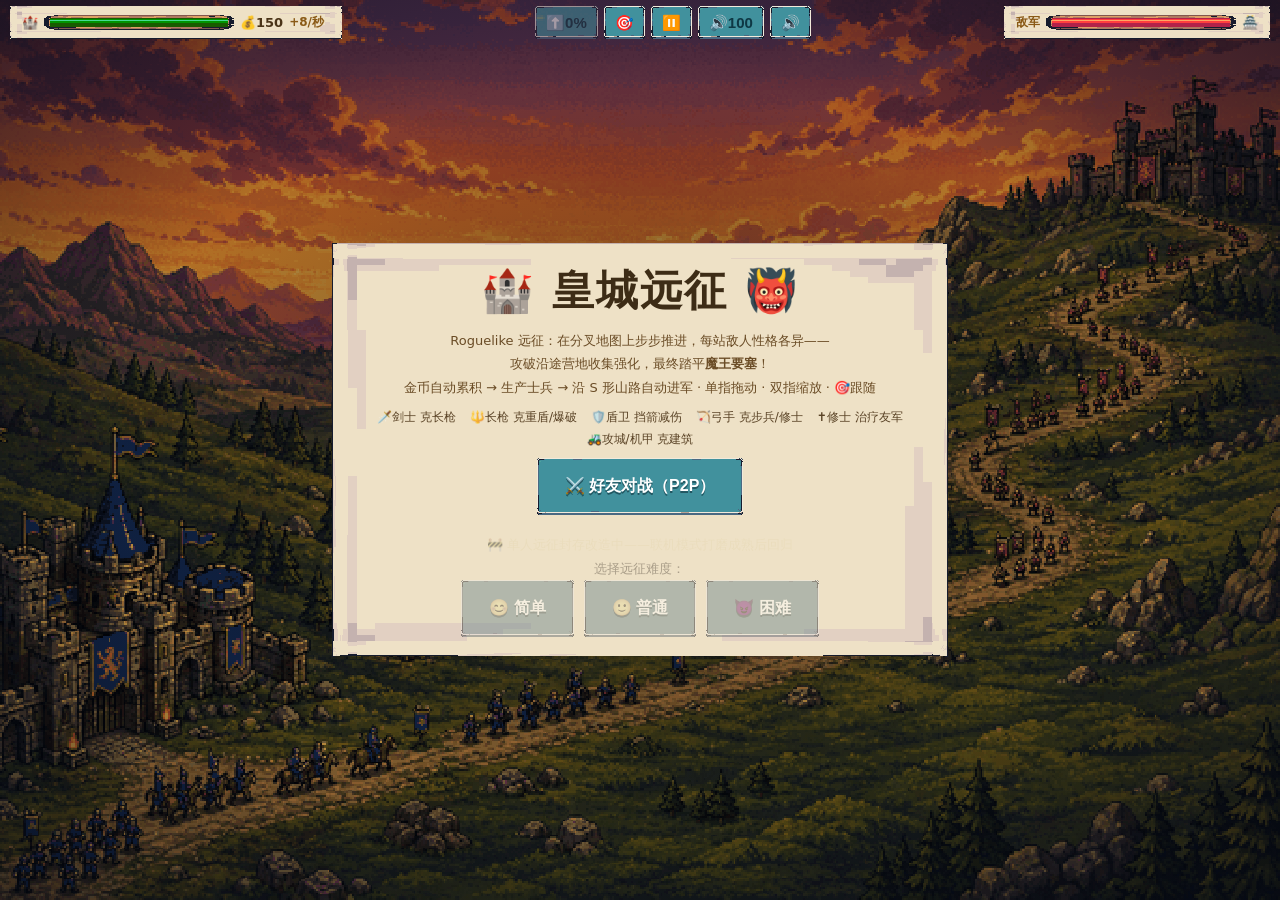
<file: index.html>
<!DOCTYPE html>
<html lang="zh">
<head>
<meta charset="utf-8">
<meta name="viewport" content="width=device-width,initial-scale=1,maximum-scale=1,user-scalable=no,viewport-fit=cover">
<title>🏰 皇城对决</title>
<link rel="stylesheet" href="css/style.css?v=20260728j">
</head>
<body>
<canvas id="cv"></canvas>

<div id="topbar">
  <div class="side"><span>🏰</span><div class="hpwrap"><div class="hpfill" id="hpL"></div></div><span id="money">💰150</span><span class="inc" id="incomeTxt">+8/秒</span><span id="wTag"></span></div>
  <div class="mid">
    <button class="iconbtn" id="btnEvolve" title="攒经验进化时代">⬆️0%</button>
    <button class="iconbtn on" id="btnFollow" title="自动跟随战线">🎯</button>
    <button class="iconbtn" id="btnPause" title="暂停">⏸️</button>
    <button class="iconbtn" id="btnVol" title="音量大小（点击后拖动调节）">🔊100</button>
    <button class="iconbtn" id="btnMute" title="静音开关">🔊</button>
    <div id="volPanel" class="hidden">
      <span id="volIcon">🔊</span>
      <input id="volRange" type="range" min="0" max="100" step="1" value="100" aria-label="音量">
      <span id="volNum">100</span>
    </div>
  </div>
  <div class="side"><span class="inc" id="foeLabel">敌军</span><span class="inc specOnly" id="foeEvo"></span><span class="specOnly" id="foeMoney"></span><div class="hpwrap red"><div class="hpfill" id="hpR"></div></div><span>🏯</span></div>
</div>

<div id="queuebar"></div>
<div id="toast"></div>
<div id="unitbar"></div>
<div id="emoteWrap" style="display:none">
  <div id="emoteFeed"></div>
  <button class="iconbtn" id="btnSpeedReq" title="游戏倍速">
    <span>⏩</span><span class="sv" id="spdVal">×1</span>
  </button>
  <button class="iconbtn specOnly" id="btnSpecFlip" title="切换视角">🔄</button>
  <button class="iconbtn specOnly" id="btnSpecExit" title="退出观战">🚪</button>
  <div id="emoteBar" class="hidden"></div>
  <button class="iconbtn" id="btnEmote" title="快速表情">😄</button>
</div>
<div id="specBadge" class="hidden">👁️ 观战中</div>

<div id="spdAsk" class="hidden">
  <span id="spdAskTxt"></span>
  <button class="obtn sm" id="btnSpdOk">✅ 同意</button>
  <button class="obtn sm" id="btnSpdNo">❌ 拒绝</button>
</div>

<div id="wsMenu" class="hidden">
  <span id="wsInfo"></span>
  <button class="obtn sm" id="btnWsUp" type="button">⬆️</button>
  <button class="obtn sm" id="btnWsRec" type="button">♻️</button>
</div>

<div class="overlay" id="menu">
  <div class="panel">
    <h1>🏰 皇城远征 👹</h1>
    <p>Roguelike 远征：在分叉地图上步步推进，每站敌人性格各异——<br>
       攻破沿途营地收集强化，最终踏平<b>魔王要塞</b>！<br>
       金币自动累积 → 生产士兵 → 沿 S 形山路自动进军 · 单指拖动 · 双指缩放 · 🎯跟随</p>
    <div class="units-tip">
      <span>🗡️剑士 克长枪</span><span>🔱长枪 克重盾/爆破</span><span>🛡️盾卫 挡箭减伤</span><span>🏹弓手 克步兵/修士</span><span>✝️修士 治疗友军</span><span>🚜攻城/机甲 克建筑</span>
    </div>
    <!-- 主菜单的指挥官选择只服务于当前封存的单人远征。
         PvP 会在双方连接后于大厅内独立选人，避免在入口页造成“已为 PvP 选定”的误解。 -->
    <div hidden>
      <p style="margin:0">选择指挥官：</p>
      <div class="diffs" id="cmdrPickMenu"></div>
    </div>
    <div class="diffs">
      <button class="obtn" id="btnPvp">⚔️ 好友对战（P2P）</button>
    </div>
    <div id="soloSec">
      <p id="soloNote" style="margin:8px 0 0">🚧 单人远征封存改造中——联机模式打磨成熟后回归</p>
      <p style="margin:0">选择远征难度：</p>
      <div class="diffs">
        <button class="obtn" data-diff="easy">😊 简单</button>
        <button class="obtn" data-diff="normal">🙂 普通</button>
        <button class="obtn" data-diff="hard">😈 困难</button>
      </div>
    </div>
  </div>
</div>

<div class="overlay hidden" id="pvpov">
  <div class="panel">
    <h1>⚔️ 好友对战</h1>
    <p id="pvpStatus"></p>
    <div id="pvpPickSec" style="display:none;flex-direction:column;align-items:center;gap:8px">
      <p style="margin:0">选择你的指挥官：</p>
      <div class="diffs" id="pvpCmdrPick"></div>
      <div class="diffs"><button class="obtn" id="btnCmdrLock">✅ 确认指挥官</button></div>
      <p id="pvpFoeCmdr" style="margin:0;font-size:13px"></p>
    </div>
    <p id="pvpLink" style="word-break:break-all;font-size:12px"></p>
    <div id="diagBox">
      <div id="diagList"></div>
      <p id="diagHint"></p>
    </div>
    <div class="diffs">
      <button class="obtn" id="btnPvpCopy">📋 复制邀请链接</button>
      <button class="obtn" id="btnPvpWatch">👁️ 复制观战链接</button>
      <button class="obtn" id="btnPvpStart" style="display:none">⚔️ 开始对战</button>
      <button class="obtn" id="btnPvpCancel">↩️ 返回</button>
    </div>
    <p style="font-size:12px">把链接发给好友，对方打开即自动进房。P2P 直连，双方各据一端；<br>少数网络（公司网/部分手机热点）可能打洞失败，换个网络即可。<br>🛈 对局过程数据将用于平衡性分析。</p>
  </div>
</div>

<div class="overlay hidden" id="mapov">
  <div class="panel">
    <h1>🗺️ 远征地图</h1>
    <p id="mapInfo"></p>
    <div id="mapNodes"></div>
  </div>
</div>

<div class="overlay hidden" id="rewardov">
  <div class="panel">
    <h1 id="rewardTitle">🎁 战利品</h1>
    <div id="perkCards" class="diffs"></div>
  </div>
</div>

<div class="overlay hidden" id="runover">
  <div class="panel">
    <img id="runArt" class="endart hidden" alt="" draggable="false">
    <h1 id="runTitle"></h1>
    <p id="runDesc"></p>
    <div class="diffs">
      <button class="obtn" id="btnRunAgain">🔁 再次远征</button>
      <button class="obtn" id="btnRunMenu">🎚️ 主菜单</button>
    </div>
  </div>
</div>

<div class="overlay hidden" id="gameover">
  <div class="panel">
    <img id="goArt" class="endart hidden" alt="" draggable="false">
    <div id="goTitle"></div>
    <div class="diffs">
      <button class="obtn" id="btnAgain">🔁 再来一局</button>
      <button class="obtn" id="btnMenu">🎚️ 主菜单</button>
    </div>
  </div>
</div>

<div class="overlay hidden" id="pauseov">
  <div class="panel">
    <h1>⏸️ 已暂停</h1>
    <div class="diffs"><button class="obtn" id="btnResume">▶️ 继续</button></div>
  </div>
</div>

<!-- ?v= 缓存串：GitHub Pages 给 JS 的缓存是 10 分钟，不加它会出现
     "HTML 已更新、JS 还是旧的"这种最难查的混版状态。
     改动线材协议时（UNITS 顺序 / COMMANDERS 键 / 快照字段）连同 net.js 的 appId
     与 telemetry.js 的 TELE_VER 一起升，三者保持同步。 -->
<script src="js/core.js?v=20260729a"></script>
<script src="js/data.js?v=20260729a"></script>
<script src="js/world.js?v=20260729a"></script>
<script src="js/camera.js?v=20260729a"></script>
<script src="js/audio_assets.js?v=20260729a"></script>
<script src="js/game.js?v=20260729a"></script>
<script src="js/render.js?v=20260729a"></script>
<script src="js/ui.js?v=20260729a"></script>
<script src="js/net.js?v=20260729a"></script>
<script src="js/netdiag.js?v=20260729a"></script>
<script src="js/telemetry.js?v=20260729a"></script>
<script src="js/main.js?v=20260729a"></script>
</body>
</html>
</file>
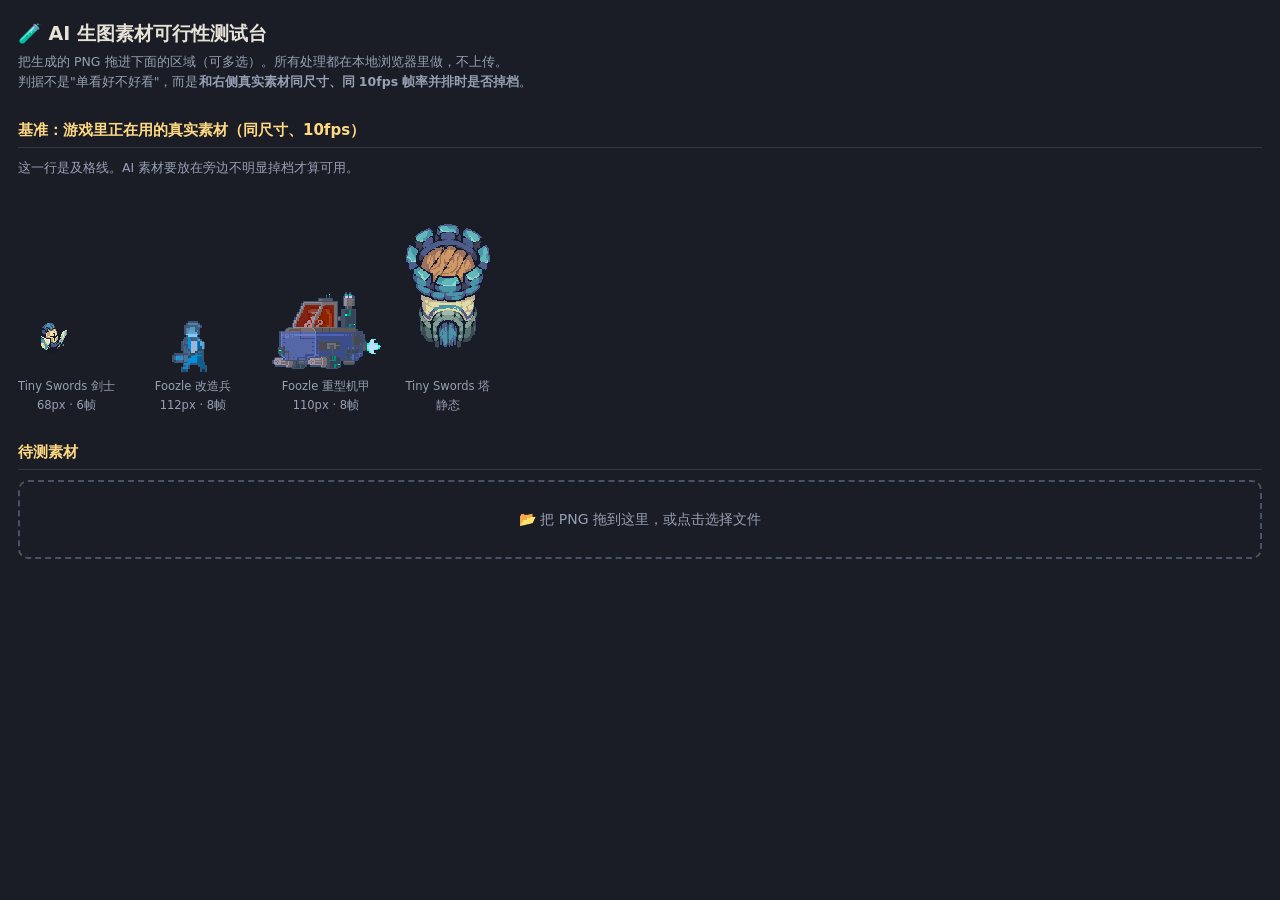
<file: _aitest/index.html>
<!DOCTYPE html>
<html lang="zh">
<head>
<meta charset="utf-8">
<title>AI 生图素材可行性测试台</title>
<style>
*{box-sizing:border-box}
body{margin:0;padding:18px;background:#1a1d26;color:#e6e2d6;
     font:14px/1.6 system-ui,"Microsoft YaHei",sans-serif}
h1{font-size:19px;margin:0 0 4px}
h2{font-size:15px;margin:26px 0 10px;color:#ffd882;
   border-bottom:1px solid #333947;padding-bottom:5px}
.hint{color:#98a0b4;font-size:12.5px;margin:0 0 14px}
code{background:#252a36;padding:1px 5px;border-radius:3px;font-size:12px}

#drop{border:2px dashed #4a5266;border-radius:10px;padding:26px;text-align:center;
      color:#98a0b4;cursor:pointer;transition:.15s}
#drop.hot{border-color:#ffd882;background:#232838;color:#ffd882}

.row{display:flex;gap:22px;flex-wrap:wrap;align-items:flex-end}
.cell{text-align:center}
.cell .lab{font-size:11.5px;color:#98a0b4;margin-top:5px;white-space:pre-line}
.px{image-rendering:pixelated}
.chk{background:
  linear-gradient(45deg,#2b3040 25%,transparent 25%,transparent 75%,#2b3040 75%),
  linear-gradient(45deg,#2b3040 25%,#22262f 25%,#22262f 75%,#2b3040 75%);
  background-size:14px 14px;background-position:0 0,7px 7px}

.card{background:#20242f;border:1px solid #333947;border-radius:10px;
      padding:14px 16px;margin:16px 0}
.card h3{margin:0 0 10px;font-size:15px;color:#9fd0ff}
.ctl{display:flex;gap:16px;flex-wrap:wrap;align-items:center;
     margin:10px 0 14px;font-size:12.5px;color:#b9c0d0}
.ctl label{display:flex;gap:6px;align-items:center}
.ctl input[type=range]{width:112px}
.ctl input[type=number]{width:56px;background:#171a22;color:#e6e2d6;
     border:1px solid #3b4254;border-radius:4px;padding:2px 5px}
.stat{font-size:12px;color:#98a0b4;margin-top:10px;line-height:1.8}
.stat b{color:#ffd882;font-weight:600}
.bad{color:#ff8a7a}.ok{color:#7ee08a}.warn{color:#ffc860}

/* 真实素材基准：CSS steps 逐帧播放，纯展示不读像素，避免 file:// 画布污染 */
.base{image-rendering:pixelated;background-repeat:no-repeat}
.b-warrior{width:68px;height:68px;
  background-image:url('../assets/ts/blue_warrior_run.png');
  background-size:408px 68px;   /* 6 帧 × 68 */
  animation:w6 .6s steps(6) infinite}
@keyframes w6{to{background-position:-408px 0}}
.b-mecha{width:110px;height:110px;
  background-image:url('../assets/mech/blue_mecha_run.png');
  background-size:880px 110px;  /* 8 帧 × 110 */
  animation:w8 .8s steps(8) infinite}
@keyframes w8{to{background-position:-880px 0}}
.b-cyborg{width:112px;height:112px;
  background-image:url('../assets/mech/blue_cyborg_run.png');
  background-size:896px 112px;
  animation:w8 .8s steps(8) infinite}
.b-tower{width:90px;height:180px;
  background-image:url('../assets/ts/bldg_blue_tower.png');background-size:90px 180px}
</style>
</head>
<body>

<h1>🧪 AI 生图素材可行性测试台</h1>
<p class="hint">
把生成的 PNG 拖进下面的区域（可多选）。所有处理都在本地浏览器里做，不上传。<br>
判据不是"单看好不好看"，而是<b>和右侧真实素材同尺寸、同 10fps 帧率并排时是否掉档</b>。
</p>

<h2>基准：游戏里正在用的真实素材（同尺寸、10fps）</h2>
<p class="hint">这一行是及格线。AI 素材要放在旁边不明显掉档才算可用。</p>
<div class="row">
  <div class="cell"><div class="base b-warrior"></div>
    <div class="lab">Tiny Swords 剑士
68px · 6帧</div></div>
  <div class="cell"><div class="base b-cyborg"></div>
    <div class="lab">Foozle 改造兵
112px · 8帧</div></div>
  <div class="cell"><div class="base b-mecha"></div>
    <div class="lab">Foozle 重型机甲
110px · 8帧</div></div>
  <div class="cell"><div class="base b-tower"></div>
    <div class="lab">Tiny Swords 塔
静态</div></div>
</div>

<h2>待测素材</h2>
<div id="drop">📂 把 PNG 拖到这里，或点击选择文件</div>
<input id="file" type="file" accept="image/png,image/webp,image/jpeg" multiple hidden>
<div id="out"></div>

<script>
'use strict';
const $=id=>document.getElementById(id);
const drop=$('drop'), out=$('out'), fileIn=$('file');

drop.onclick=()=>fileIn.click();
fileIn.onchange=e=>load([...e.target.files]);
drop.ondragover=e=>{e.preventDefault();drop.classList.add('hot');};
drop.ondragleave=()=>drop.classList.remove('hot');
drop.ondrop=e=>{e.preventDefault();drop.classList.remove('hot');
  load([...e.dataTransfer.files].filter(f=>/image/.test(f.type)));};

function load(files){
  for(const f of files){
    /* blob: URL 与页面同源，画布不会被污染，getImageData 可用；
       直接用 ../ 相对路径读本地文件在 file:// 下会污染画布 */
    const img=new Image();
    img.onload=()=>addCard(f.name,img);
    img.src=URL.createObjectURL(f);
  }
}

/* ---------- 像素处理 ---------- */
function srcData(img){
  const c=document.createElement('canvas');
  c.width=img.naturalWidth; c.height=img.naturalHeight;
  const x=c.getContext('2d',{willReadFrequently:true});
  x.drawImage(img,0,0);
  return x.getImageData(0,0,c.width,c.height);
}
function countColors(d,aMin=8){
  const s=new Set();
  for(let i=0;i<d.data.length;i+=4){
    if(d.data[i+3]<aMin)continue;
    s.add((d.data[i]<<16)|(d.data[i+1]<<8)|d.data[i+2]);
  }
  return s.size;
}
/* 边缘半透明像素占比：抠图质量指标。像素画应当接近 0 */
function softAlphaRatio(d){
  let soft=0,solid=0;
  for(let i=3;i<d.data.length;i+=4){
    const a=d.data[i];
    if(a>=250)solid++;
    else if(a>=12)soft++;
  }
  return solid?soft/(soft+solid):0;
}
function medianCut(px,n){
  let boxes=[px];
  const rng=b=>{
    const lo=[255,255,255],hi=[0,0,0];
    for(const p of b)for(let c=0;c<3;c++){
      if(p[c]<lo[c])lo[c]=p[c];
      if(p[c]>hi[c])hi[c]=p[c];
    }
    let ch=0,best=-1;
    for(let c=0;c<3;c++){const r=hi[c]-lo[c];if(r>best){best=r;ch=c;}}
    return {ch,range:best};
  };
  while(boxes.length<n){
    let bi=-1,best=0;
    for(let i=0;i<boxes.length;i++){
      if(boxes[i].length<2)continue;
      const r=rng(boxes[i]).range;
      if(r>best){best=r;bi=i;}
    }
    if(bi<0)break;
    const b=boxes[bi], ch=rng(b).ch;
    b.sort((p,q)=>p[ch]-q[ch]);
    const m=b.length>>1;
    boxes.splice(bi,1,b.slice(0,m),b.slice(m));
  }
  return boxes.filter(b=>b.length).map(b=>{
    const s=[0,0,0];
    for(const p of b){s[0]+=p[0];s[1]+=p[1];s[2]+=p[2];}
    return [Math.round(s[0]/b.length),Math.round(s[1]/b.length),Math.round(s[2]/b.length)];
  });
}
function hueRot(r,g,b,deg,satMin=0.30){
  const mx=Math.max(r,g,b)/255, mn=Math.min(r,g,b)/255, d=mx-mn;
  const s=mx?d/mx:0;
  if(s<=satMin)return [r,g,b];              /* 低饱和（皮肤/金属）不动 */
  let h=0;
  if(d){
    if(mx===r/255)h=(((g-b)/255)/d)%6;
    else if(mx===g/255)h=(((b-r)/255)/d)+2;
    else h=(((r-g)/255)/d)+4;
  }
  h=((h/6+deg/360)%1+1)%1;
  const i=Math.floor(h*6), f=h*6-i, v=mx;
  const p=v*(1-s), q=v*(1-f*s), t=v*(1-(1-f)*s);
  const o=[[v,t,p],[q,v,p],[p,v,t],[p,q,v],[t,p,v],[v,p,q]][i%6];
  return o.map(x=>Math.round(x*255));
}
/* 降采样→量化→硬化 alpha，得到一帧处理后的 canvas */
function process(img,sx,sy,sw,sh,target,colors,aCut,deg){
  const small=document.createElement('canvas');
  const k=target/Math.max(sw,sh);
  small.width=Math.max(1,Math.round(sw*k));
  small.height=Math.max(1,Math.round(sh*k));
  const sc=small.getContext('2d',{willReadFrequently:true});
  sc.imageSmoothingEnabled=true; sc.imageSmoothingQuality='high';
  sc.drawImage(img,sx,sy,sw,sh,0,0,small.width,small.height);
  const d=sc.getImageData(0,0,small.width,small.height), a=d.data;
  const px=[];
  for(let i=0;i<a.length;i+=4){
    if(a[i+3]<aCut)continue;
    px.push([a[i],a[i+1],a[i+2]]);
  }
  const pal=px.length?medianCut(px,colors):[[0,0,0]];
  for(let i=0;i<a.length;i+=4){
    if(a[i+3]<aCut){a[i+3]=0;continue;}
    a[i+3]=255;                                   /* 硬化 alpha，去掉半透明毛边 */
    let bi=0,bd=1e9;
    for(let j=0;j<pal.length;j++){
      const dr=a[i]-pal[j][0],dg=a[i+1]-pal[j][1],db=a[i+2]-pal[j][2];
      const dd=dr*dr+dg*dg+db*db;
      if(dd<bd){bd=dd;bi=j;}
    }
    let c=pal[bi];
    if(deg)c=hueRot(c[0],c[1],c[2],deg);
    a[i]=c[0];a[i+1]=c[1];a[i+2]=c[2];
  }
  sc.putImageData(d,0,0);
  return small;
}
/* 基准素材：不读像素只显示，所以 file:// 下也不会污染画布。
   帧索引由调用方传入 —— 和待测素材共用同一个计时器，两边逐帧同步才好比 */
const BASE={
  warrior:{img:'../assets/ts/blue_warrior_run.png',n:6,name:'Tiny Swords 剑士'},
  cyborg :{img:'../assets/mech/blue_cyborg_run.png',n:8,name:'Foozle 改造兵'},
  mecha  :{img:'../assets/mech/blue_mecha_run.png', n:8,name:'Foozle 重型机甲'},
};
function baseNode(kind,size){
  const c=BASE[kind], d=document.createElement('div');
  d.className='px';
  d.style.cssText=`width:${size}px;height:${size}px;background-repeat:no-repeat;`+
    `background-image:url('${c.img}');background-size:${size*c.n}px ${size}px`;
  d.dataset.n=c.n; d.dataset.sz=size;
  return d;
}
function baseStep(node,fi){
  const n=+node.dataset.n, sz=+node.dataset.sz;
  node.style.backgroundPosition=(-(fi%n)*sz)+'px 0';
}
function view(cv,size){
  const o=document.createElement('canvas');
  o.width=o.height=size;
  const c=o.getContext('2d');
  c.imageSmoothingEnabled=false;
  const k=Math.min(size/cv.width,size/cv.height);
  const w=cv.width*k,h=cv.height*k;
  c.drawImage(cv,(size-w)/2,(size-h)/2,w,h);
  o.className='px chk';
  return o;
}

/* ---------- 卡片 ---------- */
function addCard(name,img){
  const W=img.naturalWidth,H=img.naturalHeight;
  const guess=Math.max(1,Math.round(W/H));     /* 4:1 长图默认切 4 帧 */
  const card=document.createElement('div');
  card.className='card';
  card.innerHTML=`<h3>${name} <span style="color:#98a0b4;font-weight:400">
    ${W}×${H}</span></h3>
    <div class="ctl">
      <label>帧数 <input type="number" class="c-n" min="1" max="12" value="${guess}"></label>
      <label>目标像素 <input type="range" class="c-t" min="24" max="128" step="4" value="64">
        <span class="v-t">64</span></label>
      <label>调色板 <input type="range" class="c-c" min="8" max="64" step="4" value="24">
        <span class="v-c">24</span></label>
      <label>透明阈值 <input type="range" class="c-a" min="1" max="200" value="90">
        <span class="v-a">90</span></label>
      <label>游戏内显示 <input type="range" class="c-d" min="40" max="160" step="2" value="68">
        <span class="v-d">68</span>px</label>
    </div>
    <div class="row r-main"></div>
    <div class="row r-frames" style="margin-top:14px"></div>
    <div class="stat s-out"></div>`;
  out.appendChild(card);

  const q=s=>card.querySelector(s);
  const inputs=['c-n','c-t','c-c','c-a','c-d'].map(c=>q('.'+c));
  const src=srcData(img);
  const rawColors=countColors(src), soft=softAlphaRatio(src);

  let animT=null;
  function render(){
    if(animT){clearInterval(animT);animT=null;}
    const n=Math.max(1,Math.min(12,+q('.c-n').value|0));
    const target=+q('.c-t').value, colors=+q('.c-c').value;
    const aCut=+q('.c-a').value, disp=+q('.c-d').value;
    q('.v-t').textContent=target; q('.v-c').textContent=colors;
    q('.v-a').textContent=aCut;   q('.v-d').textContent=disp;

    const fw=W/n;
    const frames=[],framesRed=[];
    for(let i=0;i<n;i++){
      frames.push(process(img,i*fw,0,fw,H,target,colors,aCut,0));
      framesRed.push(process(img,i*fw,0,fw,H,target,colors,aCut,150));
    }

    /* 主区：原图 / 放大细节 / 游戏内真实尺寸（播放）/ 红方换色 */
    const main=q('.r-main'); main.innerHTML='';
    const mk=(node,lab)=>{
      const d=document.createElement('div'); d.className='cell';
      d.appendChild(node);
      const l=document.createElement('div'); l.className='lab'; l.textContent=lab;
      d.appendChild(l); main.appendChild(d); return d;
    };
    /* 原图限宽：4:1 长图按高度撑开会有 600px 宽，把下面的真实尺寸对比行挤到换行 */
    const o=document.createElement('img');
    o.src=img.src; o.className='px chk';
    o.style.cssText='max-width:300px;max-height:110px;height:auto;width:auto';
    mk(o,'原图');
    mk(view(frames[0],110),`处理后放大\n${frames[0].width}×${frames[0].height}px`);

    /* 拿住 cell 而不是 canvas：canvas 被换掉后就脱离 DOM，parentNode 会变 null */
    const cellB=mk(view(frames[0],disp),`⬅ 待测 · 游戏内真实尺寸 ${disp}px\n蓝方 · 10fps`);
    const cellR=mk(view(framesRed[0],disp),`红方（色相 +150°）\n验证阵营换色`);
    /* 基准并排：同尺寸、同计时器逐帧同步，这是判断"掉不掉档"的唯一有效方式 */
    const bases=['warrior','cyborg','mecha'].map(k=>{
      const node=baseNode(k,disp);
      mk(node,'基准 · '+BASE[k].name);
      return node;
    });
    let fi=0;
    animT=setInterval(()=>{
      fi++;
      if(n>1){
        cellB.replaceChild(view(frames[fi%n],disp),cellB.firstChild);
        cellR.replaceChild(view(framesRed[fi%n],disp),cellR.firstChild);
      }
      bases.forEach(b=>baseStep(b,fi));
    },100);                                    /* 10fps，与游戏一致 */

    /* 切帧一览：一眼看四帧是不是同一个角色 */
    const fr=q('.r-frames'); fr.innerHTML='';
    if(n>1)for(let i=0;i<n;i++){
      const d=document.createElement('div'); d.className='cell';
      d.appendChild(view(frames[i],96));
      const l=document.createElement('div'); l.className='lab'; l.textContent='第 '+(i+1)+' 帧';
      d.appendChild(l); fr.appendChild(d);
    }

    /* 统计 */
    const qc=countColors(frames[0].getContext('2d')
      .getImageData(0,0,frames[0].width,frames[0].height));
    const softPct=(soft*100).toFixed(1);
    const softCls=soft>0.35?'bad':soft>0.15?'warn':'ok';
    q('.s-out').innerHTML=
      `原图颜色数 <b>${rawColors.toLocaleString()}</b>`+
      `（真实像素画通常 &lt; 100；越高说明越是"看着像像素画的插画"）<br>`+
      `量化后 <b>${qc}</b> 色 · 单帧 <b>${frames[0].width}×${frames[0].height}</b>px<br>`+
      `边缘半透明像素占比 <span class="${softCls}">${softPct}%</span>`+
      `（像素画应接近 0%，越高说明抠图后毛边越脏）`;
  }
  inputs.forEach(el=>{el.oninput=render;});
  render();
}
</script>
</body>
</html>
</file>
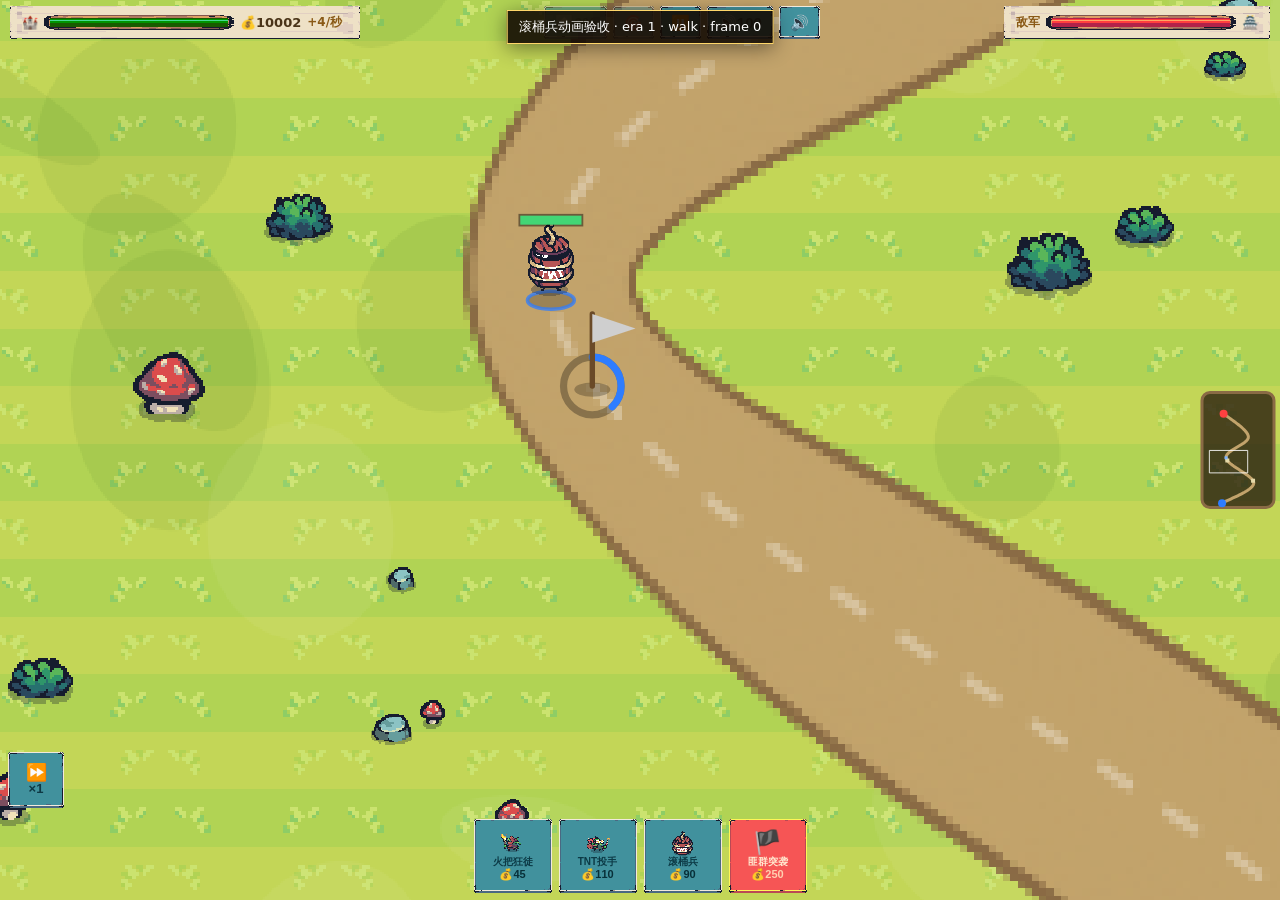
<file: _aitest/warlord_barrel_flow.html>
<!doctype html>
<html lang="zh-CN">
<head>
  <meta charset="utf-8">
  <meta name="viewport" content="width=device-width,initial-scale=1">
  <title>滚桶兵动画验收</title>
  <style>
    *{box-sizing:border-box}
    html,body{margin:0;width:100%;height:100%;overflow:hidden;background:#111;color:#fff;font-family:system-ui,"Microsoft YaHei",sans-serif}
    iframe{display:block;width:100%;height:100%;border:0}
    #qa{position:fixed;z-index:100;top:10px;left:50%;transform:translateX(-50%);
      padding:7px 11px;border:1px solid #ffd76a;background:rgba(20,12,4,.9);
      box-shadow:0 4px 20px rgba(0,0,0,.45);font-size:13px;pointer-events:none;white-space:nowrap}
  </style>
</head>
<body>
  <iframe id="game" src="../index.html?qa=barrel-20260729a"></iframe>
  <div id="qa">滚桶兵动画验收 · <span id="state">加载中</span></div>
  <script>
    const frame=document.querySelector('#game');
    const state=document.querySelector('#state');
    const params=new URLSearchParams(location.search);
    const action=params.get('action')==='attack'?'attack':'walk';
    const era=params.get('era')==='2'?2:1;
    const unitKey=era===2?'barrel2':'barrel';
    const requestedFrame=Math.max(0,Number(params.get('frame'))||0);

    function startScenario(){
      frame.contentWindow.eval(`(()=>{
        mode='play';paused=true;gameSpeed=1;RUN=null;
        const per={...PVP_PER,queue:0,evolve:false};
        newGame({per,cmdr0:'warlord',cmdr1:'marshal',events:[],node:{t:'pvp'},
          aiEra:1,hpMul:1,dmgMul:1,aiIncomeMul:1,mapDef:genMapDef({noFork:true})});
        G.pvp=false;G.money=9999;G.aiMoney=0;G.era=${era};G.aiEra=1;
        ['menu','mapov','pvpov','gameover','pauseov','runover'].forEach(id=>{
          const e=$(id);if(e)e.classList.add('hidden');
        });
        G.units.length=0;
        spawnUnit(0,'${unitKey}');
        const u=G.units[0];
        u.s=L*0.5;u.off=0;u.lunge=0;
        if('${action}'==='attack'){
          u.moving=false;u.atkT=${requestedFrame}/10;u.animT=0;
          spawnUnit(1,'shield');
          const foe=G.units[1];foe.s=u.s+42;foe.off=0;foe.moving=false;foe.atkT=99;
        }else{
          u.moving=true;u.atkT=99;u.animT=${requestedFrame}/10;
        }
        const p=unitPos(u);
        cam.x=p.x;cam.y=p.y-8;cam.z=2.4;clampCam();setFollow(false);
        buildUnitButtons();refreshHUD();draw();
        globalThis.__barrelQa={action:'${action}',frame:${requestedFrame},unit:u};
      })()`);
      state.textContent='era '+era+' · '+action+' · frame '+requestedFrame;
    }

    let bootTimer=null;
    function bootScenario(){
      clearTimeout(bootTimer);
      try{
        const ready=frame.contentWindow.eval(
          `typeof newGame==='function'&&typeof spawnUnit==='function'&&
           typeof GOB_META==='object'&&ASSETS.gob.red.barrel&&
           ASSETS.gob.red.barrel.complete&&ASSETS.gob.red.barrel.naturalWidth>0`
        );
        if(!ready){bootTimer=setTimeout(bootScenario,100);return}
        startScenario();
      }catch(e){bootTimer=setTimeout(bootScenario,100)}
    }
    frame.addEventListener('load',bootScenario);
  </script>
</body>
</html>
</file>
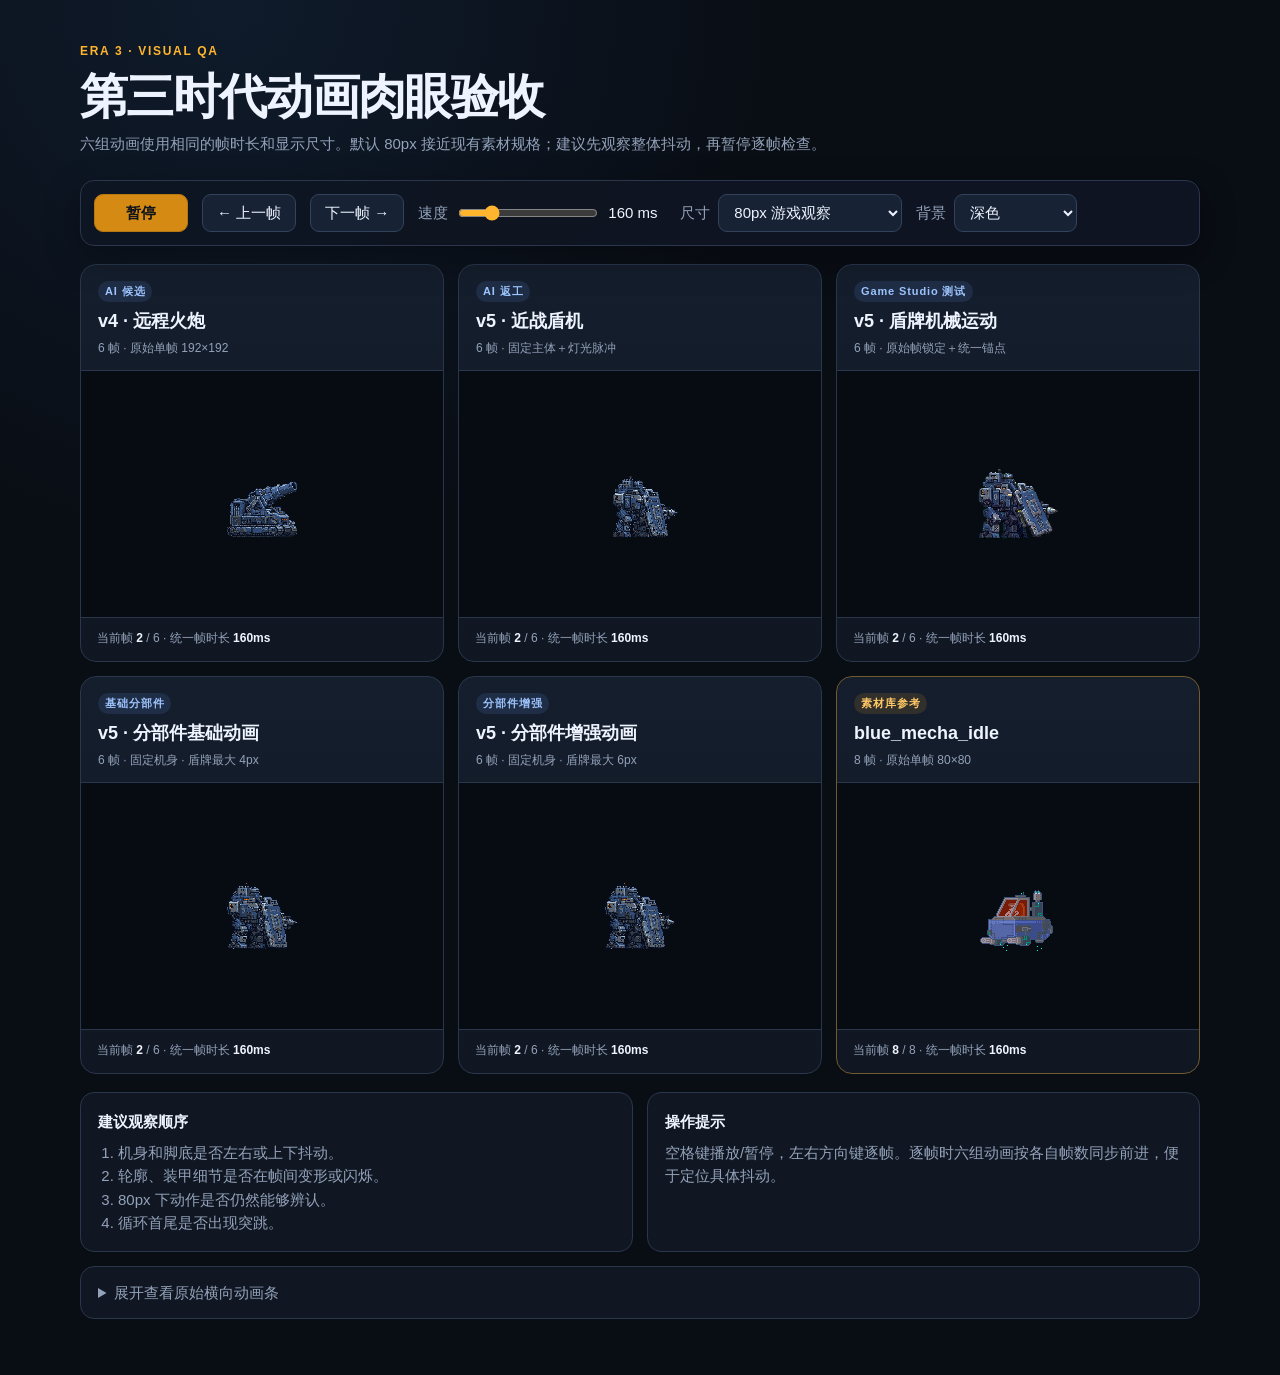
<file: _aitest/era3/animation_review.html>
<!doctype html>
<html lang="zh-CN">
<head>
  <meta charset="utf-8">
  <meta name="viewport" content="width=device-width, initial-scale=1">
  <title>第三时代动画肉眼验收</title>
  <style>
    :root {
      color-scheme: dark;
      --ink: #eef4ff;
      --muted: #93a2ba;
      --panel: #121a28;
      --line: #29364b;
      --accent: #ffb52d;
      --blue: #69a7ff;
      --stage-size: 80px;
      --stage-bg: #070b12;
    }

    * {
      box-sizing: border-box;
    }

    body {
      margin: 0;
      min-height: 100vh;
      background:
        radial-gradient(circle at 18% 0%, rgba(42, 91, 150, 0.18), transparent 35rem),
        #090d14;
      color: var(--ink);
      font: 15px/1.55 "Segoe UI", "Microsoft YaHei", sans-serif;
    }

    main {
      width: min(1120px, calc(100% - 32px));
      margin: 0 auto;
      padding: 42px 0 56px;
    }

    header {
      display: grid;
      gap: 10px;
      margin-bottom: 24px;
    }

    .eyebrow {
      color: var(--accent);
      font-size: 12px;
      font-weight: 800;
      letter-spacing: 0.14em;
      text-transform: uppercase;
    }

    h1 {
      margin: 0;
      font-size: clamp(28px, 5vw, 48px);
      line-height: 1.08;
      letter-spacing: -0.035em;
    }

    header p {
      max-width: 780px;
      margin: 0;
      color: var(--muted);
    }

    .toolbar {
      position: sticky;
      top: 12px;
      z-index: 5;
      display: flex;
      flex-wrap: wrap;
      align-items: center;
      gap: 10px 14px;
      padding: 13px;
      margin-bottom: 18px;
      border: 1px solid var(--line);
      border-radius: 14px;
      background: rgba(15, 22, 34, 0.94);
      box-shadow: 0 12px 36px rgba(0, 0, 0, 0.3);
      backdrop-filter: blur(12px);
    }

    button,
    select,
    input {
      font: inherit;
    }

    button,
    select {
      min-height: 38px;
      border: 1px solid #33435c;
      border-radius: 9px;
      background: #172235;
      color: var(--ink);
    }

    button {
      padding: 0 14px;
      cursor: pointer;
    }

    button:hover,
    button:focus-visible,
    select:focus-visible,
    input:focus-visible {
      border-color: var(--blue);
      outline: none;
    }

    button.primary {
      min-width: 94px;
      border-color: #b77812;
      background: #d58a13;
      color: #10141b;
      font-weight: 800;
    }

    .control {
      display: flex;
      align-items: center;
      gap: 8px;
      color: var(--muted);
      white-space: nowrap;
    }

    .control select {
      padding: 0 30px 0 11px;
    }

    .control input[type="range"] {
      width: 140px;
      accent-color: var(--accent);
    }

    .speed-value {
      width: 58px;
      color: var(--ink);
      font-variant-numeric: tabular-nums;
    }

    .grid {
      display: grid;
      grid-template-columns: repeat(3, minmax(0, 1fr));
      gap: 14px;
    }

    .card {
      min-width: 0;
      overflow: hidden;
      border: 1px solid var(--line);
      border-radius: 16px;
      background: linear-gradient(180deg, #151e2d 0%, #101722 100%);
    }

    .card.reference {
      border-color: #715a2d;
    }

    .card-head {
      display: grid;
      gap: 3px;
      padding: 16px 17px 13px;
      border-bottom: 1px solid var(--line);
    }

    .tag {
      width: fit-content;
      padding: 2px 7px;
      border-radius: 999px;
      background: rgba(105, 167, 255, 0.12);
      color: #9ec5ff;
      font-size: 11px;
      font-weight: 800;
      letter-spacing: 0.08em;
    }

    .reference .tag {
      background: rgba(255, 181, 45, 0.12);
      color: #ffc865;
    }

    h2 {
      margin: 3px 0 0;
      font-size: 18px;
    }

    .meta {
      color: var(--muted);
      font-size: 12px;
    }

    .stage-wrap {
      display: grid;
      min-height: 246px;
      place-items: center;
      padding: 30px 16px 20px;
      background-color: var(--stage-bg);
      background-image: none;
      transition: background-color 120ms ease;
    }

    body.checker .stage-wrap {
      background-color: #141a24;
      background-image:
        linear-gradient(45deg, #202938 25%, transparent 25%),
        linear-gradient(-45deg, #202938 25%, transparent 25%),
        linear-gradient(45deg, transparent 75%, #202938 75%),
        linear-gradient(-45deg, transparent 75%, #202938 75%);
      background-position: 0 0, 0 8px, 8px -8px, -8px 0;
      background-size: 16px 16px;
    }

    body.light .stage-wrap {
      background-color: #aab4c2;
      background-image: none;
    }

    canvas {
      width: var(--stage-size);
      height: var(--stage-size);
      image-rendering: pixelated;
      image-rendering: crisp-edges;
    }

    .frame-state {
      padding: 11px 16px 13px;
      border-top: 1px solid var(--line);
      color: var(--muted);
      font-size: 12px;
      font-variant-numeric: tabular-nums;
    }

    .frame-state strong {
      color: var(--ink);
    }

    .notes {
      display: grid;
      grid-template-columns: 1fr 1fr;
      gap: 14px;
      margin-top: 18px;
    }

    .note {
      padding: 17px;
      border: 1px solid var(--line);
      border-radius: 14px;
      background: #101722;
    }

    .note h3 {
      margin: 0 0 8px;
      font-size: 15px;
    }

    .note ol,
    .note p {
      margin: 0;
      color: var(--muted);
    }

    .note ol {
      padding-left: 20px;
    }

    details {
      margin-top: 14px;
      border: 1px solid var(--line);
      border-radius: 14px;
      background: #101722;
    }

    summary {
      padding: 14px 17px;
      cursor: pointer;
      color: var(--muted);
    }

    .strips {
      display: grid;
      gap: 12px;
      padding: 0 17px 17px;
    }

    .strip-row {
      overflow-x: auto;
    }

    .strip-row span {
      display: block;
      margin-bottom: 5px;
      color: var(--muted);
      font-size: 12px;
    }

    .strip-row img {
      display: block;
      height: 96px;
      width: auto;
      max-width: none;
      image-rendering: pixelated;
    }

    .error {
      color: #ff8585;
    }

    @media (max-width: 820px) {
      .grid,
      .notes {
        grid-template-columns: 1fr;
      }

      .stage-wrap {
        min-height: 210px;
      }
    }

    @media (prefers-reduced-motion: reduce) {
      * {
        scroll-behavior: auto !important;
      }
    }
  </style>
</head>
<body>
  <main>
    <header>
      <div class="eyebrow">Era 3 · Visual QA</div>
      <h1>第三时代动画肉眼验收</h1>
      <p>六组动画使用相同的帧时长和显示尺寸。默认 80px 接近现有素材规格；建议先观察整体抖动，再暂停逐帧检查。</p>
    </header>

    <section class="toolbar" aria-label="动画控制">
      <button id="play" class="primary" type="button">暂停</button>
      <button id="prev" type="button" aria-label="上一帧">← 上一帧</button>
      <button id="next" type="button" aria-label="下一帧">下一帧 →</button>

      <label class="control">
        速度
        <input id="speed" type="range" min="70" max="500" step="10" value="160">
        <span id="speedValue" class="speed-value">160 ms</span>
      </label>

      <label class="control">
        尺寸
        <select id="size">
          <option value="80" selected>80px 游戏观察</option>
          <option value="120">120px</option>
          <option value="160">160px 放大检查</option>
          <option value="192">192px 原候选尺寸</option>
        </select>
      </label>

      <label class="control">
        背景
        <select id="background">
          <option value="dark" selected>深色</option>
          <option value="checker">透明棋盘</option>
          <option value="light">浅色</option>
        </select>
      </label>
    </section>

    <section class="grid" aria-label="动画对比">
      <article class="card">
        <div class="card-head">
          <div class="tag">AI 候选</div>
          <h2>v4 · 远程火炮</h2>
          <div class="meta">6 帧 · 原始单帧 192×192</div>
        </div>
        <div class="stage-wrap">
          <canvas id="canvasV4" width="80" height="80" aria-label="v4 远程火炮动画"></canvas>
        </div>
        <div id="stateV4" class="frame-state">正在载入…</div>
      </article>

      <article class="card">
        <div class="card-head">
          <div class="tag">AI 返工</div>
          <h2>v5 · 近战盾机</h2>
          <div class="meta">6 帧 · 固定主体＋灯光脉冲</div>
        </div>
        <div class="stage-wrap">
          <canvas id="canvasV5" width="80" height="80" aria-label="v5 近战盾机动画"></canvas>
        </div>
        <div id="stateV5" class="frame-state">正在载入…</div>
      </article>

      <article class="card">
        <div class="card-head">
          <div class="tag">Game Studio 测试</div>
          <h2>v5 · 盾牌机械运动</h2>
          <div class="meta">6 帧 · 原始帧锁定＋统一锚点</div>
        </div>
        <div class="stage-wrap">
          <canvas id="canvasV5GameStudio" width="80" height="80" aria-label="Game Studio v5 盾牌机械动画"></canvas>
        </div>
        <div id="stateV5GameStudio" class="frame-state">正在载入…</div>
      </article>

      <article class="card">
        <div class="card-head">
          <div class="tag">基础分部件</div>
          <h2>v5 · 分部件基础动画</h2>
          <div class="meta">6 帧 · 固定机身 · 盾牌最大 4px</div>
        </div>
        <div class="stage-wrap">
          <canvas id="canvasV5Rigged" width="80" height="80" aria-label="v5 分部件基础动画"></canvas>
        </div>
        <div id="stateV5Rigged" class="frame-state">正在载入…</div>
      </article>

      <article class="card">
        <div class="card-head">
          <div class="tag">分部件增强</div>
          <h2>v5 · 分部件增强动画</h2>
          <div class="meta">6 帧 · 固定机身 · 盾牌最大 6px</div>
        </div>
        <div class="stage-wrap">
          <canvas id="canvasV5RiggedEnhanced" width="80" height="80" aria-label="v5 分部件增强动画"></canvas>
        </div>
        <div id="stateV5RiggedEnhanced" class="frame-state">正在载入…</div>
      </article>

      <article class="card reference">
        <div class="card-head">
          <div class="tag">素材库参考</div>
          <h2>blue_mecha_idle</h2>
          <div class="meta">8 帧 · 原始单帧 80×80</div>
        </div>
        <div class="stage-wrap">
          <canvas id="canvasRef" width="80" height="80" aria-label="素材库机甲参考动画"></canvas>
        </div>
        <div id="stateRef" class="frame-state">正在载入…</div>
      </article>
    </section>

    <section class="notes">
      <div class="note">
        <h3>建议观察顺序</h3>
        <ol>
          <li>机身和脚底是否左右或上下抖动。</li>
          <li>轮廓、装甲细节是否在帧间变形或闪烁。</li>
          <li>80px 下动作是否仍然能够辨认。</li>
          <li>循环首尾是否出现突跳。</li>
        </ol>
      </div>
      <div class="note">
        <h3>操作提示</h3>
        <p>空格键播放/暂停，左右方向键逐帧。逐帧时六组动画按各自帧数同步前进，便于定位具体抖动。</p>
      </div>
    </section>

    <details>
      <summary>展开查看原始横向动画条</summary>
      <div class="strips">
        <div class="strip-row">
          <span>v4 · mech_v4_idle.png</span>
          <img src="./mech_v4_idle.png" alt="v4 原始动画条">
        </div>
        <div class="strip-row">
          <span>v5 · mech_v5_idle.png</span>
          <img src="./mech_v5_idle.png" alt="v5 原始动画条">
        </div>
        <div class="strip-row">
          <span>Game Studio v5 · mech_v5_game_studio_idle.png</span>
          <img src="./game_studio_v5/mech_v5_game_studio_idle.png" alt="Game Studio v5 原始动画条">
        </div>
        <div class="strip-row">
          <span>基础分部件 · mech_v5_rigged_idle.png</span>
          <img src="./rigged_v5/mech_v5_rigged_idle.png" alt="v5 分部件基础动画条">
        </div>
        <div class="strip-row">
          <span>分部件增强 · mech_v5_rigged_idle.png</span>
          <img src="./rigged_v5_enhanced/mech_v5_rigged_idle.png" alt="v5 分部件增强动画条">
        </div>
        <div class="strip-row">
          <span>素材库参考 · blue_mecha_idle.png</span>
          <img src="../../assets/mech/blue_mecha_idle.png" alt="素材库参考原始动画条">
        </div>
      </div>
    </details>
  </main>

  <script>
    const animations = [
      {
        name: "v4",
        src: "./mech_v4_idle.png",
        frames: 6,
        sourceCell: 192,
        canvas: document.querySelector("#canvasV4"),
        state: document.querySelector("#stateV4")
      },
      {
        name: "v5",
        src: "./mech_v5_idle.png",
        frames: 6,
        sourceCell: 192,
        canvas: document.querySelector("#canvasV5"),
        state: document.querySelector("#stateV5")
      },
      {
        name: "v5-game-studio",
        src: "./game_studio_v5/mech_v5_game_studio_idle.png",
        frames: 6,
        sourceCell: 192,
        canvas: document.querySelector("#canvasV5GameStudio"),
        state: document.querySelector("#stateV5GameStudio")
      },
      {
        name: "v5-rigged",
        src: "./rigged_v5/mech_v5_rigged_idle.png",
        frames: 6,
        sourceCell: 192,
        canvas: document.querySelector("#canvasV5Rigged"),
        state: document.querySelector("#stateV5Rigged")
      },
      {
        name: "v5-rigged-enhanced",
        src: "./rigged_v5_enhanced/mech_v5_rigged_idle.png",
        frames: 6,
        sourceCell: 192,
        canvas: document.querySelector("#canvasV5RiggedEnhanced"),
        state: document.querySelector("#stateV5RiggedEnhanced")
      },
      {
        name: "ref",
        src: "../../assets/mech/blue_mecha_idle.png",
        frames: 8,
        sourceCell: 80,
        canvas: document.querySelector("#canvasRef"),
        state: document.querySelector("#stateRef")
      }
    ];

    let tick = 0;
    let playing = true;
    let frameMs = 160;
    let lastAdvance = performance.now();

    function loadAnimation(animation) {
      const image = new Image();
      image.decoding = "async";
      image.src = animation.src;
      animation.image = image;

      image.addEventListener("load", () => {
        animation.loaded = true;
        renderAnimation(animation);
      });

      image.addEventListener("error", () => {
        animation.state.innerHTML = '<span class="error">图片载入失败</span>';
      });
    }

    function renderAnimation(animation) {
      if (!animation.loaded) return;

      const size = Number(document.querySelector("#size").value);
      const frame = tick % animation.frames;
      const context = animation.canvas.getContext("2d");

      if (animation.canvas.width !== size || animation.canvas.height !== size) {
        animation.canvas.width = size;
        animation.canvas.height = size;
      }

      context.imageSmoothingEnabled = false;
      context.clearRect(0, 0, size, size);
      context.drawImage(
        animation.image,
        frame * animation.sourceCell,
        0,
        animation.sourceCell,
        animation.sourceCell,
        0,
        0,
        size,
        size
      );

      animation.state.innerHTML =
        `当前帧 <strong>${frame + 1}</strong> / ${animation.frames} · ` +
        `统一帧时长 <strong>${frameMs}ms</strong>`;
    }

    function renderAll() {
      animations.forEach(renderAnimation);
    }

    function advance(amount = 1) {
      tick = Math.max(0, tick + amount);
      renderAll();
    }

    function loop(now) {
      if (playing && now - lastAdvance >= frameMs) {
        const elapsedFrames = Math.max(1, Math.floor((now - lastAdvance) / frameMs));
        tick += elapsedFrames;
        lastAdvance += elapsedFrames * frameMs;
        renderAll();
      }
      requestAnimationFrame(loop);
    }

    const playButton = document.querySelector("#play");
    playButton.addEventListener("click", () => {
      playing = !playing;
      playButton.textContent = playing ? "暂停" : "播放";
      lastAdvance = performance.now();
    });

    document.querySelector("#prev").addEventListener("click", () => {
      playing = false;
      playButton.textContent = "播放";
      advance(-1);
    });

    document.querySelector("#next").addEventListener("click", () => {
      playing = false;
      playButton.textContent = "播放";
      advance(1);
    });

    document.querySelector("#speed").addEventListener("input", (event) => {
      frameMs = Number(event.target.value);
      document.querySelector("#speedValue").textContent = `${frameMs} ms`;
      lastAdvance = performance.now();
      renderAll();
    });

    document.querySelector("#size").addEventListener("change", (event) => {
      document.documentElement.style.setProperty("--stage-size", `${event.target.value}px`);
      renderAll();
    });

    document.querySelector("#background").addEventListener("change", (event) => {
      document.body.classList.remove("checker", "light");
      if (event.target.value !== "dark") {
        document.body.classList.add(event.target.value);
      }
    });

    document.addEventListener("keydown", (event) => {
      if (event.target.matches("input, select, button")) return;

      if (event.code === "Space") {
        event.preventDefault();
        playButton.click();
      } else if (event.code === "ArrowLeft") {
        event.preventDefault();
        document.querySelector("#prev").click();
      } else if (event.code === "ArrowRight") {
        event.preventDefault();
        document.querySelector("#next").click();
      }
    });

    animations.forEach(loadAnimation);
    requestAnimationFrame(loop);
  </script>
</body>
</html>
</file>
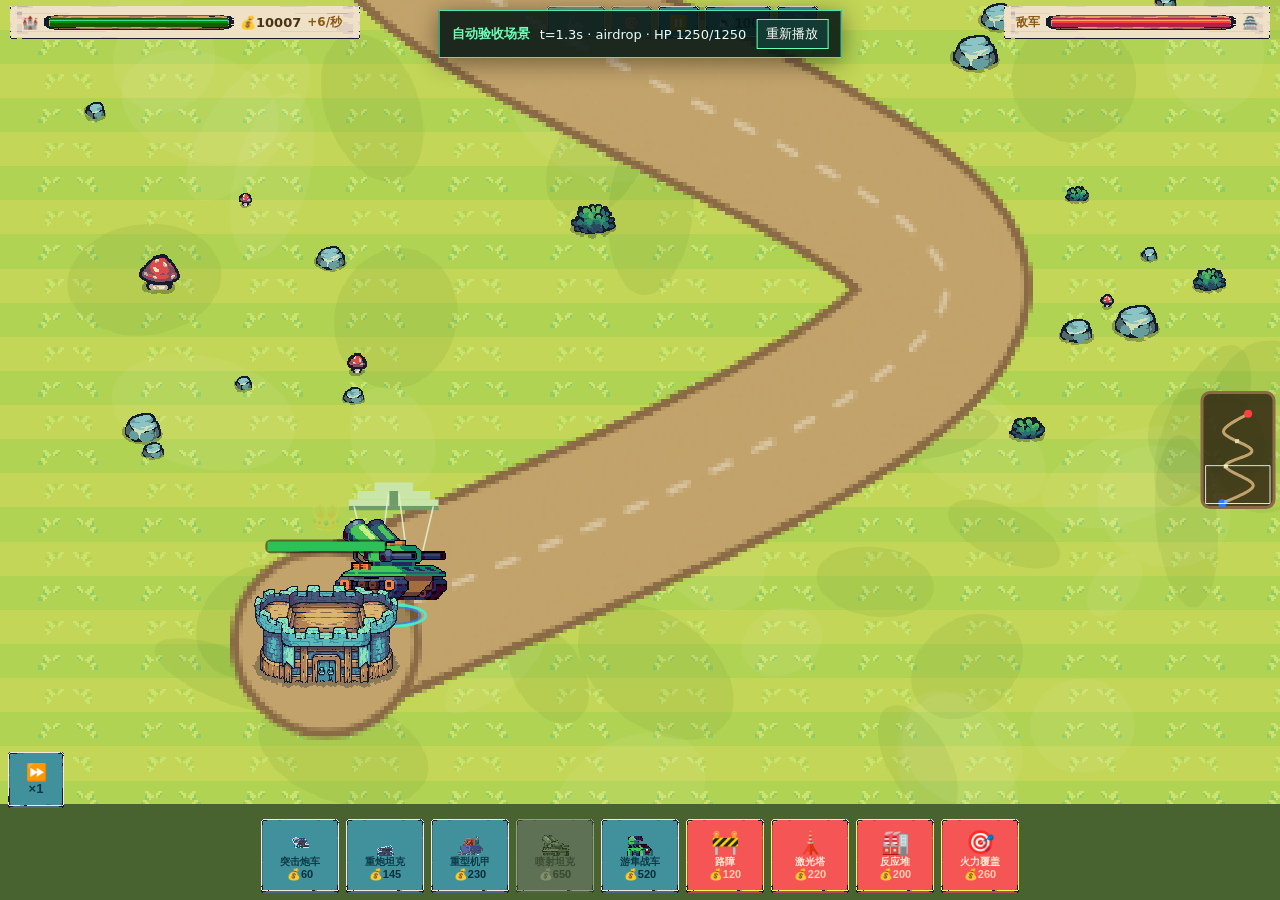
<file: _aitest/era3/engineer_tank_flow.html>
<!doctype html>
<html lang="zh-CN">
<head>
  <meta charset="utf-8">
  <meta name="viewport" content="width=device-width,initial-scale=1">
  <title>Era III 工程喷射坦克 · 集成验收</title>
  <style>
    *{box-sizing:border-box}
    html,body{margin:0;width:100%;height:100%;overflow:hidden;background:#111;color:#e9fff5;font-family:system-ui,"Microsoft YaHei",sans-serif}
    iframe{display:block;width:100%;height:100%;border:0}
    html.mobile body{display:grid;place-items:start center;background:#263d22}
    html.mobile iframe{width:390px;height:min(844px,100vh)}
    #qa{position:fixed;z-index:100;top:10px;left:50%;transform:translateX(-50%);display:flex;align-items:center;gap:10px;
      padding:8px 12px;border:1px solid #4be6b4;background:rgba(5,22,20,.88);box-shadow:0 4px 24px rgba(0,0,0,.45);
      font-size:13px;pointer-events:none}
    html.mobile #qa{max-width:380px;gap:5px;padding:5px 7px;font-size:11px;white-space:nowrap}
    #qa b{color:#6effb7}
    #qa button{pointer-events:auto;border:1px solid #6effb7;background:#143b32;color:#fff;padding:5px 9px;cursor:pointer}
  </style>
</head>
<body>
  <iframe id="game" src="../../index.html"></iframe>
  <div id="qa"><b>自动验收场景</b><span id="state">载入中…</span><button id="rerun" type="button">重新播放</button></div>
  <script>
    const frame=document.querySelector('#game');
    const state=document.querySelector('#state');
    const params=new URLSearchParams(location.search);
    if(params.get('mobile')==='1')document.documentElement.classList.add('mobile');
    const fastMode=params.get('fast')==='1';
    const interruptMode=params.get('interrupt')==='1';
    const cameraMode=params.get('camera')||'';
    const freezeAt=Math.max(0,Number(params.get('freeze'))||0);
    function startScenario(){
      frame.contentWindow.eval(`(()=>{
        if(globalThis.__tankQaTimers)for(const t of globalThis.__tankQaTimers)clearTimeout(t);
        globalThis.__tankQaTimers=[];
        mode='play';paused=false;gameSpeed=1;RUN=null;
        const per={...PVP_PER,queue:0,evolve:false};
        newGame({per,cmdr0:'engineer',cmdr1:'warlord',events:[],node:{t:'pvp'},
          aiEra:2,hpMul:1,dmgMul:1,aiIncomeMul:1,mapDef:genMapDef({noFork:true})});
        G.pvp=false;G.money=9999;G.aiMoney=0;G.xp=9999;G.era=3;G.aiEra=2;
        ['menu','mapov','pvpov','gameover','pauseov','runover'].forEach(id=>{const e=$(id);if(e)e.classList.add('hidden');});
        buildUnitButtons();refreshHUD();setFollow(false);
        spawnUnit(0,HERO_TANK.unit);
        const hero=G.units[G.units.length-1];
        const hp=unitPos(hero);cam.x=hp.x;cam.y=hp.y-125;clampCam();
        if(${cameraMode==='top'?'true':'false'}){
          cam.y=-WORLD_VIEW_TOP_PAD;clampCam();
        }else if(${cameraMode==='bottom'?'true':'false'}){
          cam.y=WORLD_H+WORLD_VIEW_BOTTOM_PAD;clampCam();
        }
        if(${fastMode?'true':'false'}){
          paused=true;
          const stepper=setInterval(()=>{
            if(G&&!G.over){
              for(let i=0;i<5;i++)update(0.05);
              draw();refreshHUD();
              if(${freezeAt}>0&&G.t>=${freezeAt})clearInterval(stepper);
            }
          },50);
          globalThis.__tankQaTimers.push(stepper);
        }
        let foe=null,lateFoe=null,forcedDamage=false;
        const director=setInterval(()=>{
          if(!G||hero.dying){clearInterval(director);return}
          if(!foe&&G.t>=5.2){
            spawnUnit(1,'ram2');
            foe=G.units[G.units.length-1];
            foe.s=hero.s+70;foe.off=hero.off;foe.hp=Math.min(88,foe.max);
          }
          if(!forcedDamage&&G.t>=8.5){
            forcedDamage=true;damage(hero,180,1,null);
            for(const enemy of G.units)if(enemy.side===1&&!enemy.dying)damage(enemy,999,0,hero);
            if(!${interruptMode?'true':'false'})clearInterval(director);
          }
          if(${interruptMode?'true':'false'}&&forcedDamage&&!lateFoe&&G.t>=13.2){
            spawnUnit(1,'ram2');
            lateFoe=G.units[G.units.length-1];
            lateFoe.s=hero.s+38;lateFoe.off=hero.off;lateFoe.hp=Math.min(88,lateFoe.max);
          }
          if(lateFoe&&G.t>=17){
            if(!lateFoe.dying)damage(lateFoe,999,0,hero);
            clearInterval(director);
          }
        },100);
        globalThis.__tankQaTimers.push(director);
      })()`);
    }
    function showState(){
      try{
        const s=frame.contentWindow.eval(`(()=>{
          if(!G)return null;
          const h=G.units.find(u=>u.type===HERO_TANK.unit&&!u.dying);
          return h?{phase:h.heroState||((h.atkT||9)<1.8?'spray':(h.moving?'drive':'idle')),
            hp:Math.round(h.hp),max:h.max,t:G.t.toFixed(1)}:null;
        })()`);
        state.textContent=s?`t=${s.t}s · ${s.phase} · HP ${s.hp}/${s.max}`:'等待坦克生成';
      }catch(e){state.textContent='场景初始化失败：'+e.message}
    }
    let startedDocument=null,bootTimer=null,stateTimer=null;
    function bootScenario(){
      clearTimeout(bootTimer);
      try{
        const doc=frame.contentDocument;
        if(!doc||startedDocument===doc)return;
        const ready=frame.contentWindow.eval(
          `typeof newGame==='function'&&typeof spawnUnit==='function'&&
           typeof HERO_TANK==='object'&&typeof HERO_TANK_ANIMS==='object'&&
           typeof ASSETS==='object'&&ASSETS.heroTank&&
           Object.keys(HERO_TANK_ANIMS).every(k=>ASSETS.heroTank[k]&&
             ASSETS.heroTank[k].complete&&ASSETS.heroTank[k].naturalWidth>0)`
        );
        if(!ready){
          state.textContent='等待游戏脚本与坦克素材加载…';
          bootTimer=setTimeout(bootScenario,150);
          return;
        }
        startScenario();
        startedDocument=doc;
        if(!stateTimer)stateTimer=setInterval(showState,200);
      }catch(e){
        state.textContent='等待游戏初始化…';
        bootTimer=setTimeout(bootScenario,150);
      }
    }
    frame.addEventListener('load',bootScenario);
    if(frame.contentDocument?.readyState==='complete')bootScenario();
    document.querySelector('#rerun').addEventListener('click',startScenario);
  </script>
</body>
</html>
</file>
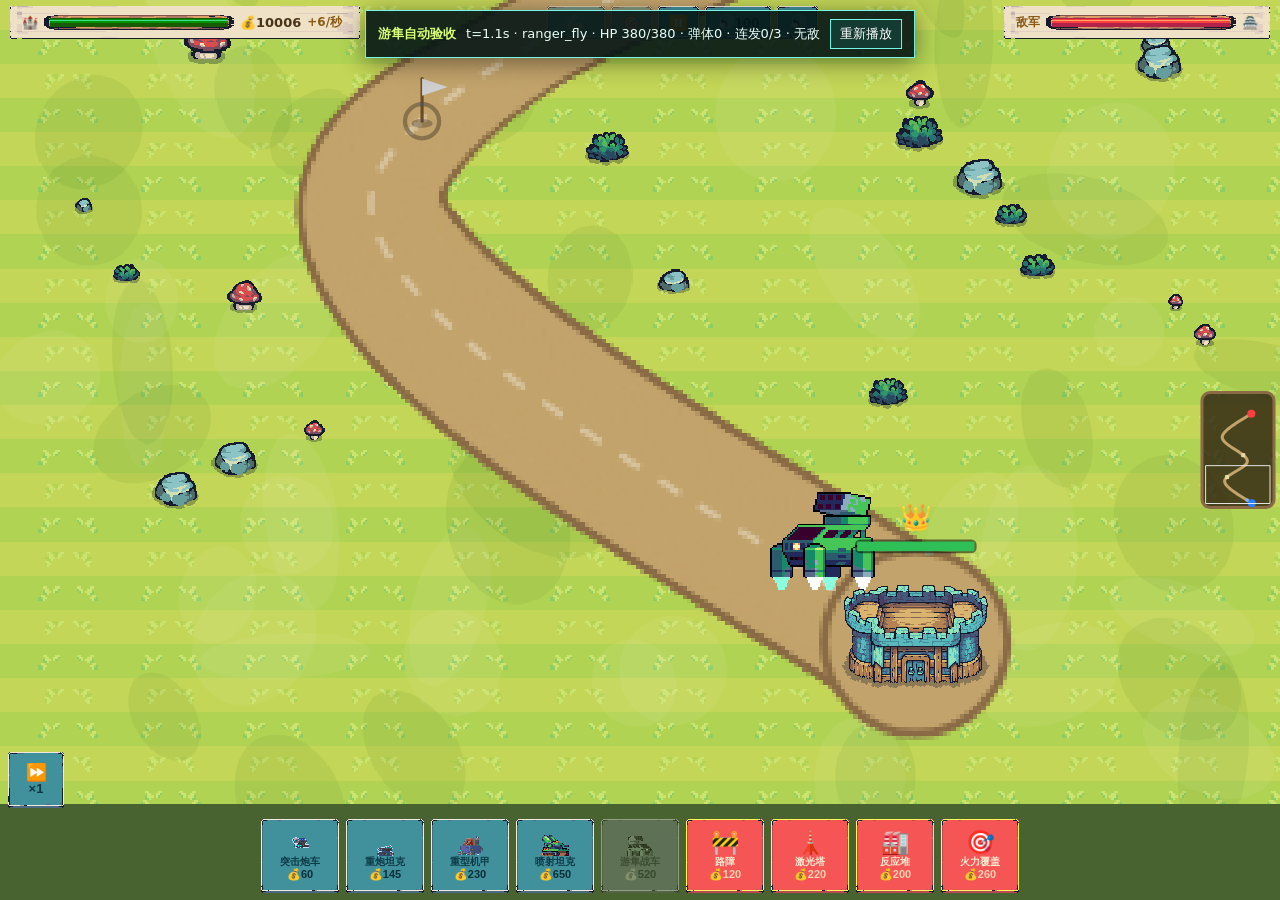
<file: _aitest/era3/ranger_tank_flow.html>
<!doctype html>
<html lang="zh-CN">
<head>
  <meta charset="utf-8">
  <meta name="viewport" content="width=device-width,initial-scale=1">
  <title>Era III 游隼多用途战车 · 集成验收</title>
  <style>
    *{box-sizing:border-box}
    html,body{margin:0;width:100%;height:100%;overflow:hidden;background:#111;color:#e9fff5;font-family:system-ui,"Microsoft YaHei",sans-serif}
    iframe{display:block;width:100%;height:100%;border:0}
    html.mobile body{display:grid;place-items:start center;background:#263d22}
    html.mobile iframe{width:390px;height:min(844px,100vh)}
    #qa{position:fixed;z-index:100;top:10px;left:50%;transform:translateX(-50%);display:flex;align-items:center;gap:10px;
      max-width:calc(100vw - 16px);padding:8px 12px;border:1px solid #76f6e6;background:rgba(5,22,20,.9);
      box-shadow:0 4px 24px rgba(0,0,0,.45);font-size:13px;pointer-events:none;white-space:nowrap}
    html.mobile #qa{max-width:380px;gap:5px;padding:5px 7px;font-size:11px}
    #qa b{color:#d8ff75}
    #qa button{pointer-events:auto;border:1px solid #76f6e6;background:#143b32;color:#fff;padding:5px 9px;cursor:pointer}
  </style>
</head>
<body>
  <iframe id="game" src="../../index.html"></iframe>
  <div id="qa"><b>游隼自动验收</b><span id="state">载入中…</span><button id="rerun" type="button">重新播放</button></div>
  <script>
    const frame=document.querySelector('#game');
    const state=document.querySelector('#state');
    const params=new URLSearchParams(location.search);
    if(params.get('mobile')==='1')document.documentElement.classList.add('mobile');
    const fastMode=params.get('fast')==='1';
    const killMode=params.get('kill')==='1';
    const freezeAt=Math.max(0,Number(params.get('freeze'))||0);

    function startScenario(){
      frame.contentWindow.eval(`(()=>{
        if(globalThis.__rangerQaTimers)for(const t of globalThis.__rangerQaTimers){
          clearTimeout(t);clearInterval(t);
        }
        globalThis.__rangerQaTimers=[];
        mode='play';paused=false;gameSpeed=1;RUN=null;
        const per={...PVP_PER,queue:0,evolve:false};
        newGame({per,cmdr0:'engineer',cmdr1:'warlord',events:[],node:{t:'pvp'},
          aiEra:2,hpMul:1,dmgMul:1,aiIncomeMul:1,mapDef:genMapDef({noFork:true})});
        G.pvp=false;G.money=9999;G.aiMoney=0;G.xp=9999;G.era=3;G.aiEra=2;
        ['menu','mapov','pvpov','gameover','pauseov','runover'].forEach(id=>{
          const e=$(id);if(e)e.classList.add('hidden');
        });
        buildUnitButtons();refreshHUD();setFollow(false);
        spawnUnit(0,HERO_RANGER.unit);
        const hero=G.units[G.units.length-1];
        const hp=unitPos(hero);cam.x=hp.x;cam.y=hp.y-125;cam.z=Math.max(cam.z,0.9);clampCam();
        globalThis.__rangerQa={hero,enemy:null,startupHit:false,startupBlocked:false,enemyHp0:0,meleePlaced:false,killed:false};

        if(${fastMode?'true':'false'}){
          paused=true;
          const stepper=setInterval(()=>{
            if(G&&!G.over){
              for(let i=0;i<5;i++)update(0.05);
              draw();refreshHUD();
              if(${freezeAt}>0&&G.t>=${freezeAt})clearInterval(stepper);
            }
          },50);
          globalThis.__rangerQaTimers.push(stepper);
        }

        const director=setInterval(()=>{
          if(!G||hero.dying){clearInterval(director);return}
          const qa=globalThis.__rangerQa;
          if(hero.heroState==='ranger_startup'&&!qa.startupHit){
            qa.startupHit=true;
            const hp0=hero.hp;
            damage(hero,95,1,null);
            qa.startupBlocked=hero.hp===hp0;
          }
          if(!qa.enemy&&G.t>=2.9){
            spawnUnit(1,'ram2');
            qa.enemy=G.units[G.units.length-1];
            qa.enemy.s=hero.s+245;qa.enemy.off=hero.off;qa.enemy.hp=520;qa.enemy.max=520;
            qa.enemyHp0=qa.enemy.hp;
          }
          if(qa.enemy&&!qa.enemy.dying&&!qa.meleePlaced&&G.t>=5.8){
            qa.meleePlaced=true;
            qa.enemy.s=hero.s+62;qa.enemy.off=hero.off;
            hero.rangerRamCd=0;hero.rangerRetreatCd=0;
          }
          if(${killMode?'true':'false'}&&!qa.killed&&G.t>=8.4){
            qa.killed=true;
            damage(hero,9999,1,null);
            draw();
          }
          if(G.t>=10.5)clearInterval(director);
        },40);
        globalThis.__rangerQaTimers.push(director);
      })()`);
    }

    function showState(){
      try{
        const s=frame.contentWindow.eval(`(()=>{
          if(!G||!globalThis.__rangerQa)return null;
          const q=globalThis.__rangerQa,h=q.hero,e=q.enemy;
          return {
            phase:h.dying?'death':(h.heroState||((h.atkT||9)<HERO_RANGER.basicDur?'basic':(h.moving?'walk':'idle'))),
            hp:Math.round(h.hp),max:h.max,t:G.t.toFixed(1),projs:G.projs.length,
            invuln:unitInvulnerable(h),startupBlocked:q.startupBlocked,
            shots:h.rangerShots||0,enemyHp:e?Math.max(0,Math.round(e.hp)):null
          };
        })()`);
        state.textContent=s
          ?`t=${s.t}s · ${s.phase} · HP ${s.hp}/${s.max} · 弹体${s.projs} · 连发${s.shots}/3${s.enemyHp===null?'':' · 靶HP '+s.enemyHp}${s.invuln?' · 无敌':''}${s.startupBlocked?' · 点火受击已拦截':''}`
          :'等待游隼生成';
      }catch(e){state.textContent='场景初始化失败：'+e.message}
    }

    let startedDocument=null,bootTimer=null,stateTimer=null;
    function bootScenario(){
      clearTimeout(bootTimer);
      try{
        const doc=frame.contentDocument;
        if(!doc||startedDocument===doc)return;
        const ready=frame.contentWindow.eval(
          `typeof newGame==='function'&&typeof spawnUnit==='function'&&
           typeof HERO_RANGER==='object'&&typeof HERO_RANGER_ANIMS==='object'&&
           typeof ASSETS==='object'&&ASSETS.heroRanger&&
           Object.keys(HERO_RANGER_ANIMS).every(k=>ASSETS.heroRanger[k]&&
             ASSETS.heroRanger[k].complete&&ASSETS.heroRanger[k].naturalWidth>0)`
        );
        if(!ready){
          state.textContent='等待游戏脚本与游隼素材加载…';
          bootTimer=setTimeout(bootScenario,150);
          return;
        }
        startScenario();
        startedDocument=doc;
        if(!stateTimer)stateTimer=setInterval(showState,120);
      }catch(e){
        state.textContent='等待游戏初始化…';
        bootTimer=setTimeout(bootScenario,150);
      }
    }
    frame.addEventListener('load',bootScenario);
    if(frame.contentDocument?.readyState==='complete')bootScenario();
    document.querySelector('#rerun').addEventListener('click',startScenario);
  </script>
</body>
</html>
</file>
<file: css/style.css>
*{margin:0;padding:0;box-sizing:border-box;-webkit-tap-highlight-color:transparent}
:root{--sar:env(safe-area-inset-right,0px)}
html,body{height:100%;overflow:hidden;overscroll-behavior:none;background:#48632f;touch-action:none;user-select:none;-webkit-user-select:none;-webkit-touch-callout:none;font-family:system-ui,"Segoe UI","PingFang SC","Microsoft YaHei",sans-serif}
#cv{position:fixed;inset:0;display:block;touch-action:none}
#topbar{position:fixed;top:0;left:0;right:0;display:flex;align-items:flex-start;justify-content:space-between;gap:6px;padding:calc(6px + env(safe-area-inset-top)) calc(10px + env(safe-area-inset-right)) 0 calc(10px + env(safe-area-inset-left));pointer-events:none;z-index:20}
.side{display:flex;align-items:center;gap:6px;min-width:0;border:7px solid transparent;border-image:url('../assets/ts/ui_paper.png') 44 52 fill stretch;image-rendering:pixelated;padding:1px 5px;color:#4a3418;font-size:13px;font-weight:800;white-space:nowrap}
.inc{color:#8a5a16;font-weight:700;font-size:12px}
.hpwrap{flex:1 1 18vw;width:18vw;max-width:190px;min-width:24px;height:15px;background:url('../assets/ts/ui_bar.png');background-size:100% 100%;image-rendering:pixelated;padding:3px 6px;overflow:hidden}
.hpfill{height:100%;width:100%;background:url('../assets/ts/ui_barfill.png');background-size:100% 100%;image-rendering:pixelated;filter:hue-rotate(115deg) saturate(1.05);transition:width .25s}
.hpwrap.red .hpfill{filter:none}
.mid{display:flex;gap:6px;position:relative}
.iconbtn{pointer-events:auto;border:6px solid transparent;border-image:url('../assets/ts/ui_btn_sm.png') 30 fill stretch;image-rendering:pixelated;background:none;color:#0e3844;font-size:15px;line-height:1;padding:3px 5px;touch-action:manipulation;cursor:pointer;font-weight:800}
#btnFollow{opacity:.45}
#btnFollow.on{opacity:1}
#unitbar{position:fixed;left:0;right:0;bottom:0;display:flex;justify-content:center;align-items:stretch;gap:7px;padding:6px calc(8px + env(safe-area-inset-right)) calc(7px + env(safe-area-inset-bottom)) calc(8px + env(safe-area-inset-left));z-index:5}
.ub{flex:0 1 78px;min-width:56px;display:flex;flex-direction:column;align-items:center;padding:1px 2px 2px;border:9px solid transparent;border-image:url('../assets/ts/ui_button.png') 47 45 fill stretch;image-rendering:pixelated;background:none;color:#0c3a46;font-weight:800;touch-action:manipulation;cursor:pointer}
.ub .be{font-size:23px;line-height:1.2}
canvas.bi{width:27px;height:27px;image-rendering:pixelated}
.ub .bn{font-size:10px;color:#0c3a46;font-weight:700;line-height:1.2}
.ub .bc{font-size:11px;line-height:1.25;color:#083039}
.ub:disabled{opacity:.45;filter:grayscale(.9);cursor:default}
.ub.dark{border-image:url('../assets/ts/ui_button_red.png') 47 45 fill stretch;color:#fff}
.ub.dark .bn{color:#ffe9d0}
.ub.dark .bc{color:#ffd0b0}
.ub.dark.placing{box-shadow:0 0 10px 3px rgba(255,215,106,.7)}
#queuebar{position:fixed;left:50%;transform:translateX(-50%);bottom:calc(74px + env(safe-area-inset-bottom));display:flex;gap:4px;z-index:5;pointer-events:none}
.qitem{background:#f2e3c0;border:2px solid #a97f4b;border-radius:4px;padding:2px 5px 5px;font-size:15px;position:relative;color:#4a3418}
.qbar{position:absolute;left:3px;right:3px;bottom:2px;height:3px;background:rgba(90,60,20,.3);border-radius:2px;overflow:hidden}
.qfill{height:100%;background:#c8781e}
.overlay{position:fixed;inset:0;background:rgba(8,14,26,.74);display:flex;flex-direction:column;align-items:center;justify-content:center;gap:12px;z-index:10;color:#fff;text-align:center;padding:16px}
.overlay.hidden{display:none}
/* 大厅类界面铺像素背景图；文字都在羊皮纸面板里，所以只需轻度压暗+暗角衬托面板 */
#menu,#pvpov{background:
  radial-gradient(ellipse at center,rgba(6,10,20,.55) 0%,rgba(6,10,20,.28) 58%,rgba(6,10,20,.66) 100%),
  url('../assets/art/bg_menu.png') center/cover no-repeat #0b1526;
  image-rendering:pixelated}
.overlay h1{font-size:clamp(24px,6vw,42px);letter-spacing:2px}
.overlay p{font-size:13px;line-height:1.8;color:#cfe0ff;max-width:540px}
.diffs{display:flex;gap:10px;flex-wrap:wrap;justify-content:center}
.obtn{font-size:16px;font-weight:800;padding:8px 18px;border:10px solid transparent;border-image:url('../assets/ts/ui_button.png') 47 45 fill stretch;image-rendering:pixelated;background:none;color:#fff;text-shadow:0 2px 0 rgba(10,40,50,.55);touch-action:manipulation;cursor:pointer}
.obtn:active{transform:scale(.96)}
/* 单人封存态：整段灰显，按钮保留可点（点击只弹提示，见 ui.js 的 SOLO_LOCKED 拦截） */
#soloSec.locked{opacity:.45;filter:saturate(.35)}
#soloSec.locked .obtn{cursor:not-allowed}
#soloSec.locked .obtn:active{transform:none}
#soloNote{font-size:13px;color:#ffd76a}
/* 反应堆资产菜单：轻点己方反应堆弹出，固定在建造栏上方居中 */
#wsMenu{position:fixed;left:50%;transform:translateX(-50%);bottom:150px;display:flex;gap:8px;
  align-items:center;background:rgba(24,34,44,.92);border-radius:12px;padding:7px 12px;
  z-index:9} /* 必须低于 .overlay(10)：结算/菜单弹出时要压住它 */
#wsMenu.hidden{display:none}
#wsMenu span{font-size:13px;color:#ffd76a;font-weight:700;text-shadow:0 1px 0 rgba(0,0,0,.6);white-space:nowrap}
#wsMenu .obtn.dis{opacity:.45;pointer-events:none}
.panel{border:16px solid transparent;border-image:url('../assets/ts/ui_paper.png') 44 52 fill stretch;image-rendering:pixelated;padding:4px 12px;max-width:min(92vw,640px);max-height:88vh;overflow-y:auto;display:flex;flex-direction:column;align-items:center;gap:10px;color:#4a3418}
.panel h1{color:#3d2c16}
.panel p{color:#6a4c26}
.panel .units-tip span{color:#5a4326}
#mapNodes{display:flex;flex-direction:column-reverse;gap:10px;width:100%;position:relative}
#mapNodes svg{position:absolute;inset:0;pointer-events:none;z-index:0}
.maprow{display:grid;grid-template-columns:repeat(4,1fr);gap:6px}
.mnode{position:relative;z-index:1;min-width:0;font-size:13px;padding:6px 3px}
.mnode.done,.mnode:disabled{opacity:.45;filter:grayscale(.85)}
.pcard{display:flex;flex-direction:column;align-items:center;gap:2px;width:152px;padding:8px 6px}
.cmbtn{display:flex;flex-direction:column;align-items:center;gap:2px;width:200px;padding:7px 6px;opacity:.7}
.cmbtn small{font-size:11px;font-weight:600;line-height:1.35}
.cmbtn .pic{font-size:24px;line-height:1.2}
.cmbtn.sel{opacity:1;box-shadow:0 0 10px 3px rgba(255,215,106,.75)}
/* 指挥官立绘：无图时 buildCmdrPick 会自动退回 .pic 的 emoji */
.cmbtn .pic.art{display:block;width:84px;height:84px;image-rendering:pixelated;
  border:3px solid #6b4f2a;background:#1a1410;box-shadow:0 2px 0 rgba(0,0,0,.35)}
.cmbtn.sel .pic.art{border-color:#ffd76a}
.pcard .pic{font-size:26px;line-height:1.2}
.pcard small{font-size:11px;font-weight:600;line-height:1.35}
/* P2P 连接诊断：连不上时要看得出卡在哪一环 */
#diagBox{width:100%;max-width:520px;background:rgba(34,26,12,.10);
  border:2px solid #a97f4b;border-radius:8px;padding:7px 10px;text-align:left}
.drow{display:flex;align-items:baseline;gap:7px;font-size:12px;line-height:1.75;color:#6a4c26}
.drow .di{width:16px;flex:none}
.drow .dt{width:70px;flex:none;font-weight:800;color:#4a3418}
.drow .dd{flex:1;min-width:0;word-break:break-all}
.drow .dd.ok{color:#2f7a3d}
.drow .dd.warn{color:#9a6a12}
.drow .dd.bad{color:#a6342a}
#diagHint{margin:5px 0 0;font-size:11.5px;line-height:1.6;color:#8a5a1a}
#diagHint:empty{display:none}
#goTitle{font-size:clamp(30px,7vw,50px)}
/* 结算插图：横屏手机上高度占比要克制，否则挤掉按钮 */
/* 大图不用 pixelated：显示尺寸与源图不是整数倍，硬采样会让像素块大小不均，平滑反而更好看 */
.endart{display:block;max-width:min(340px,74vw);max-height:46vh;
  border:4px solid #6b4f2a;box-shadow:0 3px 0 rgba(0,0,0,.35)}
.endart.hidden{display:none}
.units-tip{display:flex;flex-wrap:wrap;gap:5px 14px;justify-content:center;font-size:12px;color:#e6efff;max-width:560px}
/* 音量滑块面板：吊在顶栏音量按钮下方 */
#volPanel{position:absolute;top:calc(100% + 4px);right:0;display:flex;align-items:center;gap:7px;
  pointer-events:auto;touch-action:auto;background:#f2e3c0;border:3px solid #a97f4b;border-radius:9px;
  padding:6px 10px;color:#5a3a17;font-size:12px;font-weight:800;white-space:nowrap;z-index:22}
#volPanel.hidden{display:none}
#volNum{min-width:26px;text-align:right}
#volRange{-webkit-appearance:none;appearance:none;width:130px;height:14px;background:none;touch-action:auto;cursor:pointer}
#volRange::-webkit-slider-runnable-track{height:10px;background:#8a6b45;border:2px solid #5f4527;border-radius:0;
  box-shadow:inset 0 3px 0 rgba(255,255,255,.18)}
#volRange::-moz-range-track{height:10px;background:#8a6b45;border:2px solid #5f4527}
#volRange::-webkit-slider-thumb{-webkit-appearance:none;appearance:none;width:14px;height:20px;margin-top:-7px;
  background:#4fb4d8;border:2px solid #123b4d;border-radius:0;box-shadow:inset 0 -4px 0 rgba(0,0,0,.25)}
#volRange::-moz-range-thumb{width:14px;height:20px;background:#4fb4d8;border:2px solid #123b4d;border-radius:0}
@media (pointer:coarse){
  #volRange{width:150px;height:22px}
  #volRange::-webkit-slider-thumb{width:18px;height:26px;margin-top:-9px}
  #volPanel{padding:8px 12px;font-size:13px}
}
#emoteWrap{position:fixed;left:calc(8px + env(safe-area-inset-left));bottom:calc(92px + env(safe-area-inset-bottom));z-index:5;flex-direction:column;gap:8px;align-items:flex-start}
#btnSpeedReq{width:56px;height:56px;display:flex;flex-direction:column;align-items:center;justify-content:center;gap:0;font-size:17px;line-height:1.1;padding:0}
#btnSpeedReq .sv{font-size:13px;font-weight:800}
#spdAsk{position:fixed;top:calc(84px + env(safe-area-inset-top));left:50%;transform:translateX(-50%);z-index:31;display:flex;align-items:center;gap:8px;background:#f2e3c0;border:3px solid #a97f4b;border-radius:10px;padding:8px 12px;color:#5a3a17;font-size:14px;font-weight:800}
#spdAsk.hidden{display:none}
.obtn.sm{font-size:13px;padding:5px 10px;border-width:8px}
/* 横排而非竖排：竖排 8 个按钮高约 365px，横屏手机只有 390px 高，顶上 2~3 个会被顶出屏幕点不到 */
#emoteBar{display:flex;flex-direction:row;flex-wrap:wrap;gap:2px;max-width:min(80vw,380px);
  background:#f2e3c0;border:2px solid #a97f4b;border-radius:10px;padding:4px}
#emoteBar.hidden{display:none}
#emoteBar button{font-size:24px;background:none;border:none;padding:3px 8px;cursor:pointer;touch-action:manipulation;line-height:1.2}
/* 观战：只在 body.spectating 下出现的元素 */
.specOnly{display:none}
body.spectating .specOnly{display:inline-flex}
body.spectating #unitbar{display:none}
/* 观众保留生产队列（快照专门传了 q0/q1），队列条下移填补出兵栏的位置 */
body.spectating #queuebar{bottom:calc(18px + env(safe-area-inset-bottom))}
#specBadge{position:fixed;left:50%;transform:translateX(-50%);top:calc(6px + env(safe-area-inset-top));
  z-index:31;background:rgba(24,18,8,.72);color:#ffd76a;font-size:12px;font-weight:800;
  padding:3px 12px;border-radius:12px;pointer-events:none}
#specBadge.hidden{display:none}
/* 表情气泡流：屏幕左侧，不跟战场坐标走。
   作为 #emoteWrap 这一列的首个子项自动堆在按钮上方——观战时列里换成了另外几个按钮，
   靠 flex 自适应，不能写死 bottom 偏移（写死会盖住观战的切换视角按钮） */
/* 正序 + JS 前插新气泡：最新的在最上面，空间不够时 overflow 裁掉的是最下面的旧气泡。
   用 column-reverse 会反过来把刚收到的那条裁掉，正是要避免的 */
#emoteFeed{display:flex;flex-direction:column;gap:5px;align-items:flex-start;
  max-height:min(30vh,140px);pointer-events:none;overflow:hidden}
#emoteWrap.picking #emoteFeed{display:none}   /* 展开表情面板时让位，免得气泡压住选项 */
.ebub{display:flex;align-items:center;gap:6px;background:rgba(24,18,8,.72);
  border:2px solid #a97f4b;border-radius:14px;padding:2px 10px 2px 7px;
  white-space:nowrap;animation:ebfade 3.6s forwards}
.ebub .who{font-size:11px;font-weight:800;color:#f2e3c0;opacity:.9}
.ebub .face{font-size:20px;line-height:1.3}
.ebub.me{border-color:#5aa9ff}
.ebub.me .who{color:#a8d4ff}
.ebub.foe{border-color:#ff6a6a}
.ebub.foe .who{color:#ffb3b3}
.ebub.blue{border-color:#5aa9ff}
.ebub.red{border-color:#ff6a6a}
.ebub.spec{border-color:#a97f4b;opacity:.9}
@keyframes ebfade{0%{opacity:0;transform:translateX(-14px)}8%{opacity:1;transform:none}82%{opacity:1}100%{opacity:0}}
#btnEmote.cooling{opacity:.55;font-size:14px}
#toast{position:fixed;top:calc(46px + env(safe-area-inset-top));left:50%;transform:translateX(-50%);z-index:30;display:flex;flex-direction:column;gap:4px;align-items:center;pointer-events:none}
.tmsg{background:#f2e3c0;border:2px solid #a97f4b;color:#7a3c10;font-size:13px;font-weight:800;padding:5px 14px;border-radius:6px;white-space:nowrap;animation:tfade 3s forwards}
@keyframes tfade{0%{opacity:0;transform:translateY(-6px)}10%{opacity:1;transform:none}80%{opacity:1}100%{opacity:0}}
#btnEvolve{opacity:.55;min-width:58px}
#btnEvolve.ready{opacity:1;color:#ffd76a;animation:pulse .9s infinite alternate}
@keyframes pulse{from{box-shadow:0 0 0 0 rgba(255,215,106,0)}to{box-shadow:0 0 10px 3px rgba(255,215,106,.85)}}
@media (max-width:600px){
  #topbar{gap:4px}
  .side{font-size:11px;gap:4px;padding:4px 7px}
  .inc{font-size:10px}
  .hpwrap{flex-basis:14vw;width:14vw;min-width:20px}
  .iconbtn{font-size:14px;padding:6px 8px}
}
@media (pointer:coarse){
  .ub{min-height:58px}
  .ub .be{font-size:25px}
  canvas.bi{width:30px;height:30px}
  .iconbtn{padding:7px 8px}
  #emoteBar button{font-size:27px;padding:4px 7px}
}
@media (max-width:440px){
  .inc{display:none}
  .side{gap:3px;padding:4px 5px}
  .iconbtn{padding:5px 6px;font-size:13px}
  #topbar{gap:3px}
  #unitbar{gap:1px;padding-left:calc(4px + env(safe-area-inset-left));padding-right:calc(4px + env(safe-area-inset-right))}
  .ub{min-width:38px;flex-basis:42px;border-width:6px;padding-left:0;padding-right:0}
  .ub .bn{font-size:9px}
  .ub .bc{font-size:10px}
  canvas.bi{width:26px;height:26px}
  #queuebar{bottom:calc(112px + env(safe-area-inset-bottom))}
  #emoteWrap{bottom:calc(118px + env(safe-area-inset-bottom))}
}
@media (max-width:390px){
  .ub{min-width:38px;flex-basis:41px}
}
</file>
